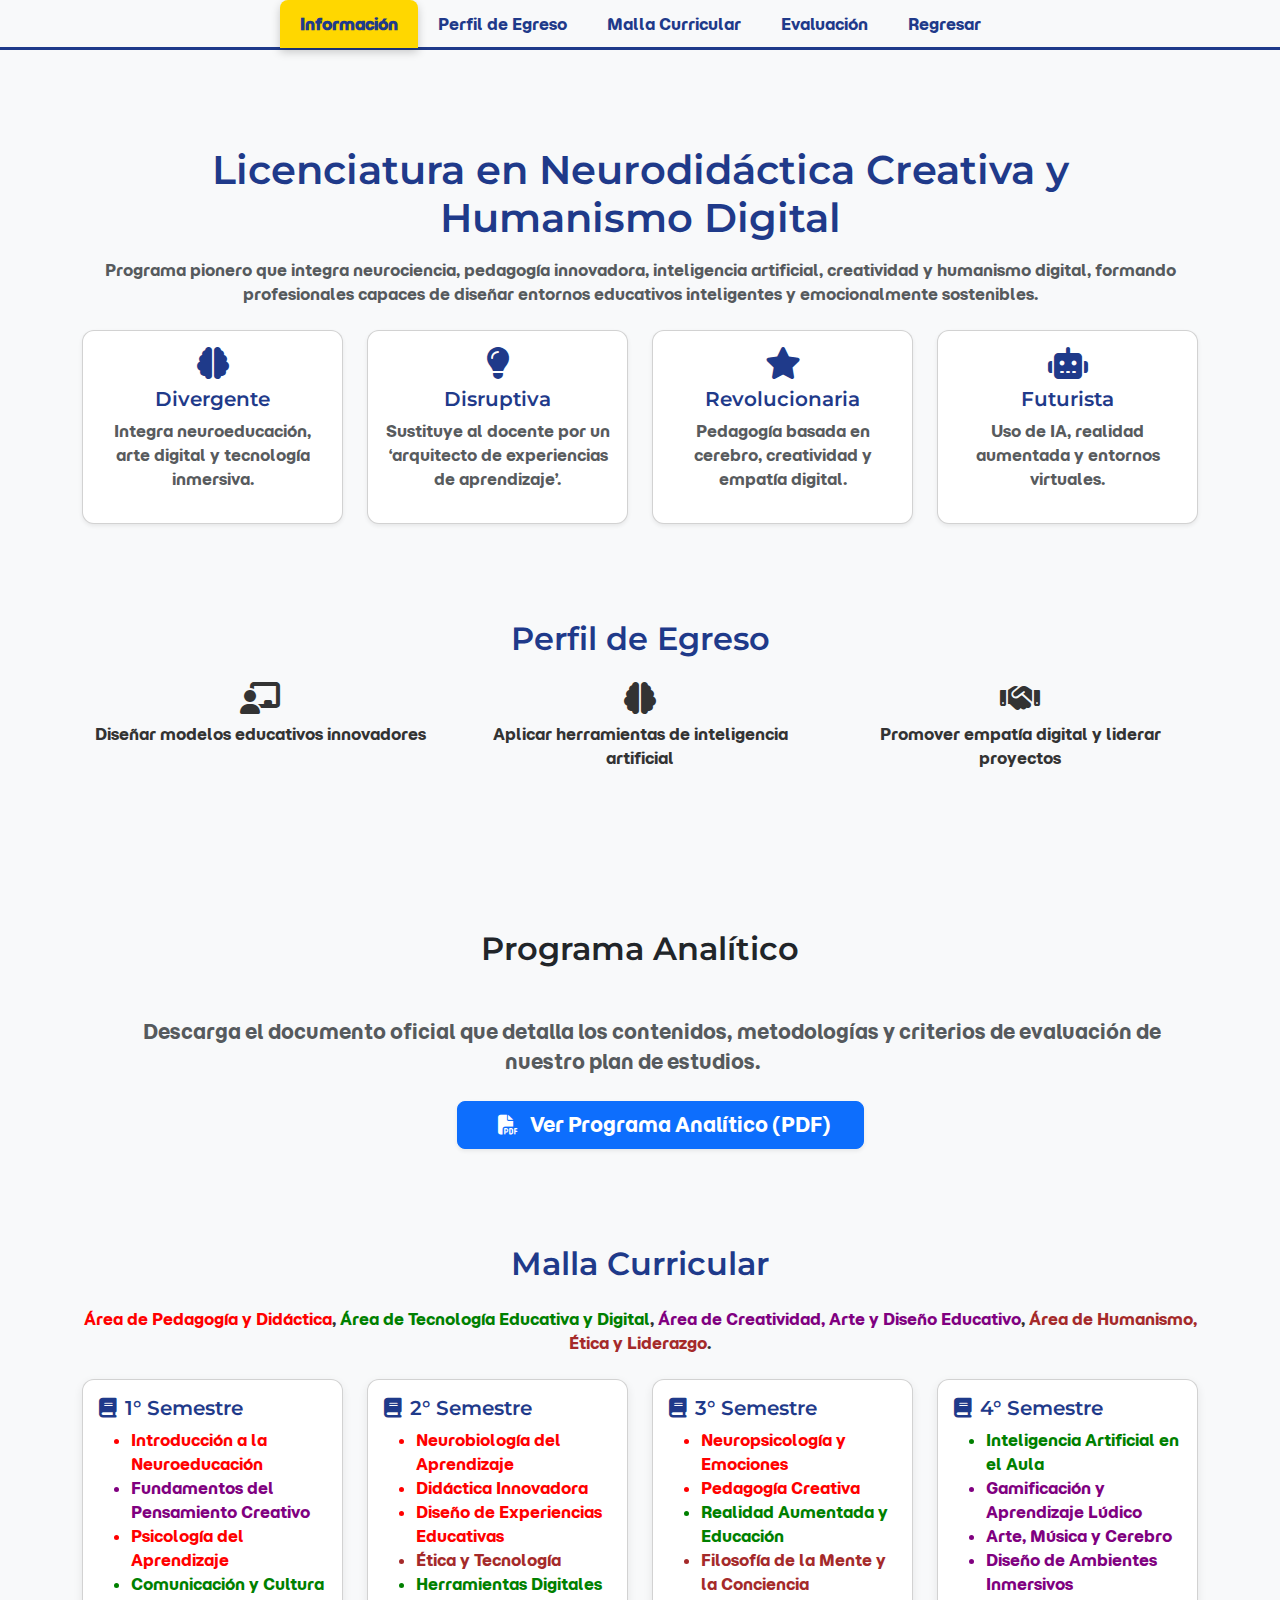
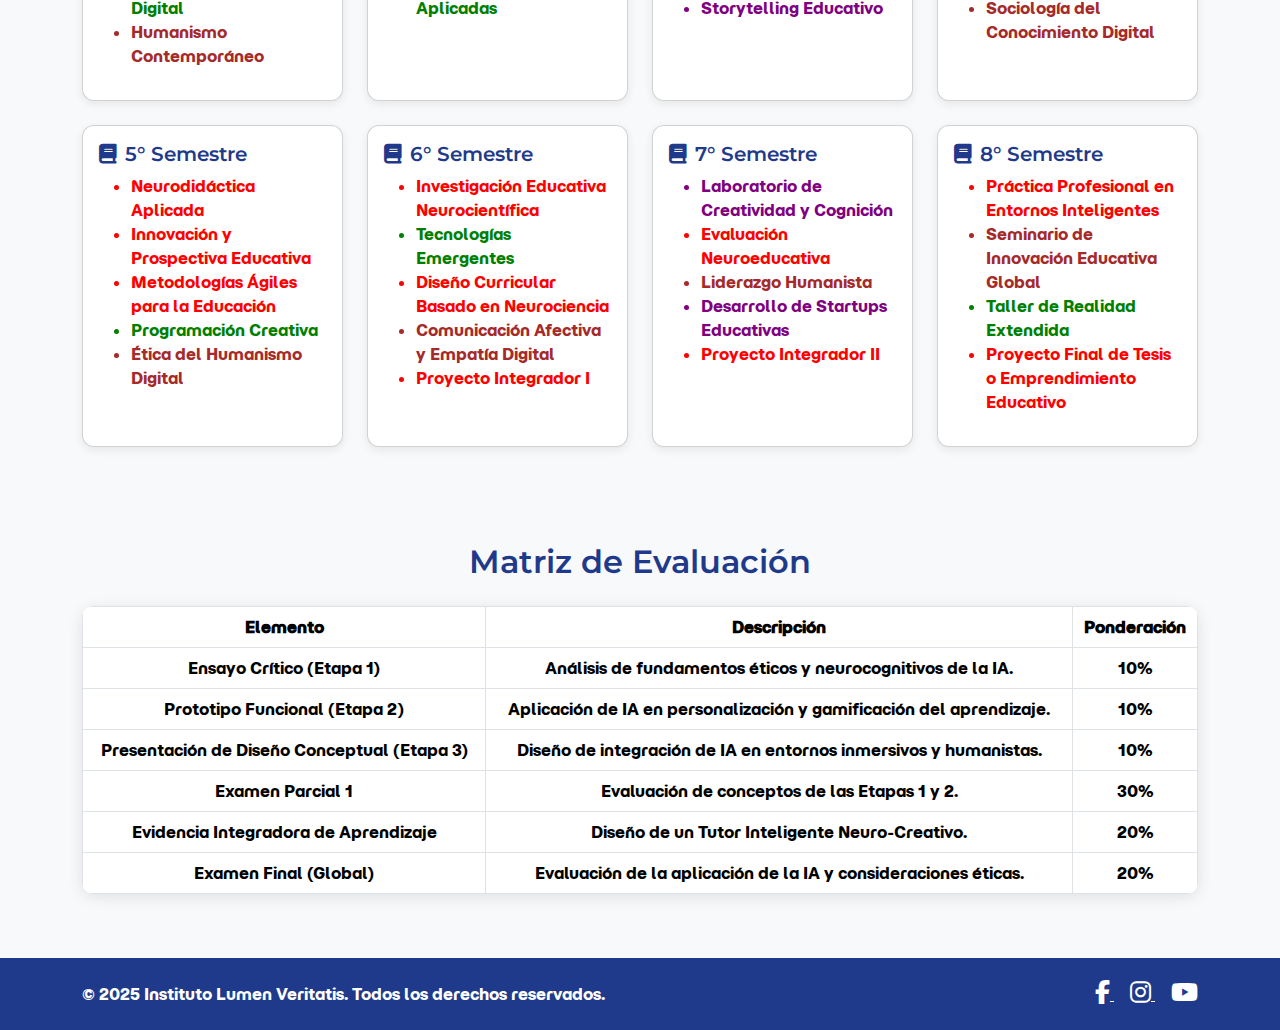
<file: detalle-carrera.html>
<!DOCTYPE html>
<html lang="es">
<head>
  <meta charset="UTF-8">
  <meta name="viewport" content="width=device-width, initial-scale=1.0">
  <title>Licenciatura Neurodidáctica Creativa y Humanismo Digital</title>
  <!-- Bootstrap CSS -->
  <link href="https://cdn.jsdelivr.net/npm/bootstrap@5.3.2/dist/css/bootstrap.min.css" rel="stylesheet">
  <!-- Font Awesome -->
  <link rel="stylesheet" href="https://cdnjs.cloudflare.com/ajax/libs/font-awesome/6.5.1/css/all.min.css">
  
  <link rel="stylesheet" href="detalle-carrera.css">
</head>
<body>

<!-- Barra de navegación tipo tabs -->
<ul class="nav nav-tabs justify-content-center mb-5">
  <li class="nav-item">
    <a class="nav-link active" aria-current="page" href="#info">Información</a>
  </li>
  <li class="nav-item">
    <a class="nav-link" href="#perfil">Perfil de Egreso</a>
  </li>
  <li class="nav-item">
    <a class="nav-link" href="#malla">Malla Curricular</a>
  </li>
  <li class="nav-item">
    <a class="nav-link" href="#evaluacion">Evaluación</a>
  </li>
  <li class="nav-item">
    <a class="nav-link" href="index.html">Regresar</a>
  </li>
</ul>

<!-- Información de la carrera -->
<section id="info" class="py-5 bg-light">
  <div class="container text-center">
    <h1 class="text-primary-custom mb-3">Licenciatura en Neurodidáctica Creativa y Humanismo Digital</h1>
    <p class="text-muted mb-4">
      Programa pionero que integra neurociencia, pedagogía innovadora, inteligencia artificial, creatividad y humanismo digital, formando profesionales capaces de diseñar entornos educativos inteligentes y emocionalmente sostenibles.
    </p>
    <div class="row g-4 text-center">
      <div class="col-md-3">
        <div class="card h-100 p-3 shadow-sm">
          <div class="card-icon"><i class="fas fa-brain"></i></div>
          <h5 class="fw-semibold">Divergente</h5>
          <p class="text-muted">Integra neuroeducación, arte digital y tecnología inmersiva.</p>
        </div>
      </div>
      <div class="col-md-3">
        <div class="card h-100 p-3 shadow-sm">
          <div class="card-icon"><i class="fas fa-lightbulb"></i></div>
          <h5 class="fw-semibold">Disruptiva</h5>
          <p class="text-muted">Sustituye al docente por un ‘arquitecto de experiencias de aprendizaje’.</p>
        </div>
      </div>
      <div class="col-md-3">
        <div class="card h-100 p-3 shadow-sm">
          <div class="card-icon"><i class="fas fa-star"></i></div>
          <h5 class="fw-semibold">Revolucionaria</h5>
          <p class="text-muted">Pedagogía basada en cerebro, creatividad y empatía digital.</p>
        </div>
      </div>
      <div class="col-md-3">
        <div class="card h-100 p-3 shadow-sm">
          <div class="card-icon"><i class="fas fa-robot"></i></div>
          <h5 class="fw-semibold">Futurista</h5>
          <p class="text-muted">Uso de IA, realidad aumentada y entornos virtuales.</p>
        </div>
      </div>
    </div>
  </div>
</section>

<!-- Perfil de egreso -->
<section id="perfil" class="py-5">
  <div class="container text-center">
    <h2 class="text-primary-custom mb-4">Perfil de Egreso</h2>
    <div class="row g-4">
      <div class="col-md-4">
        <i class="fas fa-chalkboard-teacher fa-2x text-primary-custom mb-2"></i>
        <p>Diseñar modelos educativos innovadores</p>
      </div>
      <div class="col-md-4">
        <i class="fas fa-brain fa-2x text-primary-custom mb-2"></i>
        <p>Aplicar herramientas de inteligencia artificial</p>
      </div>
      <div class="col-md-4">
        <i class="fas fa-handshake fa-2x text-primary-custom mb-2"></i>
        <p>Promover empatía digital y liderar proyectos</p>
      </div>
    </div>
  </div>
</section>

</section> 

<section id="programa-analitico" class="py-5 bg-light">
  <div class="container text-center">
    <h2 class="text-dark mb-4">Programa Analítico</h2>
    <p class="lead mb-4 text-muted">
      Descarga el documento oficial que detalla los contenidos, metodologías y criterios de evaluación de nuestro plan de estudios.
    </p>
    
        <a href="pdf/programa-analitico.pdf" target="_blank" class="btn btn-primary btn-lg shadow-sm">
      <i class="fas fa-file-pdf me-2"></i> Ver Programa Analítico (PDF)
    </a>
  </div>
</section>


<!-- Malla Curricular Completa con tarjetas -->
<section id="malla" class="py-5 bg-light">
  <div class="container">
    <h2 class="text-primary-custom mb-4 text-center">Malla Curricular</h2>
    <p class="text-center mb-4">

  <span style="color: red;">Área de Pedagogía y Didáctica</span>, 
  <span style="color: green;">Área de Tecnología Educativa y Digital</span>, 
  <span style="color: purple;">Área de Creatividad, Arte y Diseño Educativo</span>, 
  <span style="color: brown;">Área de Humanismo, Ética y Liderazgo</span>.

</p>

    <div class="row g-4">
      <!-- 1° Semestre -->
      <div class="col-md-3">
        <div class="card card-semestre p-3 h-100">
          <h5 class="text-primary-custom"><i class="fas fa-book me-2"></i>1° Semestre</h5>
          <ul>
            <li style="color: red;">Introducción a la Neuroeducación</li>
            <li style="color: purple;">Fundamentos del Pensamiento Creativo</li>
            <li style="color: red;">Psicología del Aprendizaje</li>
            <li style="color: green;">Comunicación y Cultura Digital</li>
            <li style="color: brown;">Humanismo Contemporáneo</li>
          </ul>
        </div>
      </div>
      <!-- 2° Semestre -->
      <div class="col-md-3">
        <div class="card card-semestre p-3 h-100">
          <h5 class="text-primary-custom"><i class="fas fa-book me-2"></i>2° Semestre</h5>
          <ul>
            <li style="color: red;">Neurobiología del Aprendizaje</li>
            <li style="color: red;">Didáctica Innovadora</li>
            <li style="color: red;">Diseño de Experiencias Educativas</li>
            <li style="color: brown;">Ética y Tecnología</li>
            <li style="color: green;">Herramientas Digitales Aplicadas</li>
          </ul>
        </div>
      </div>
      <!-- 3° Semestre -->
      <div class="col-md-3">
        <div class="card card-semestre p-3 h-100">
          <h5 class="text-primary-custom"><i class="fas fa-book me-2"></i>3° Semestre</h5>
          <ul>
            <li style="color: red;">Neuropsicología y Emociones</li>
            <li style="color: red;">Pedagogía Creativa</li>
            <li style="color: green;">Realidad Aumentada y Educación</li>
            <li style="color: brown;">Filosofía de la Mente y la Conciencia</li>
            <li style="color: purple;">Storytelling Educativo</li>
          </ul>
        </div>
      </div>
      <!-- 4° Semestre -->
      <div class="col-md-3">
        <div class="card card-semestre p-3 h-100">
          <h5 class="text-primary-custom"><i class="fas fa-book me-2"></i>4° Semestre</h5>
          <ul>
            <li style="color: green;">Inteligencia Artificial en el Aula</li>
            <li style="color: purple;">Gamificación y Aprendizaje Lúdico</li>
            <li style="color: purple;">Arte, Música y Cerebro</li>
            <li style="color: purple;">Diseño de Ambientes Inmersivos</li>
            <li style="color: brown;">Sociología del Conocimiento Digital</li>
          </ul>
        </div>
      </div>
      <!-- 5° Semestre -->
      <div class="col-md-3">
        <div class="card card-semestre p-3 h-100">
          <h5 class="text-primary-custom"><i class="fas fa-book me-2"></i>5° Semestre</h5>
          <ul>
            <li style="color: red;">Neurodidáctica Aplicada</li>
            <li style="color: red;">Innovación y Prospectiva Educativa</li>
            <li style="color: red;">Metodologías Ágiles para la Educación</li>
            <li style="color: green;">Programación Creativa</li>
            <li style="color: brown;">Ética del Humanismo Digital</li>
          </ul>
        </div>
      </div>
      <!-- 6° Semestre -->
      <div class="col-md-3">
        <div class="card card-semestre p-3 h-100">
          <h5 class="text-primary-custom"><i class="fas fa-book me-2"></i>6° Semestre</h5>
          <ul>
            <li style="color: red;">Investigación Educativa Neurocientífica</li>
            <li style="color: green;">Tecnologías Emergentes</li>
            <li style="color: red;">Diseño Curricular Basado en Neurociencia</li>
            <li style="color: brown;">Comunicación Afectiva y Empatía Digital</li>
            <li style="color: red;">Proyecto Integrador I</li>
          </ul>
        </div>
      </div>
      <!-- 7° Semestre -->
      <div class="col-md-3">
        <div class="card card-semestre p-3 h-100">
          <h5 class="text-primary-custom"><i class="fas fa-book me-2"></i>7° Semestre</h5>
          <ul>
            <li style="color: purple;">Laboratorio de Creatividad y Cognición</li>
            <li style="color: red;">Evaluación Neuroeducativa</li>
            <li style="color: brown;">Liderazgo Humanista</li>
            <li style="color: purple;">Desarrollo de Startups Educativas</li>
            <li style="color: red;">Proyecto Integrador II</li>
          </ul>
        </div>
      </div>
      <!-- 8° Semestre -->
      <div class="col-md-3">
        <div class="card card-semestre p-3 h-100">
          <h5 class="text-primary-custom"><i class="fas fa-book me-2"></i>8° Semestre</h5>
          <ul>
            <li style="color: red;">Práctica Profesional en Entornos Inteligentes</li>
            <li style="color: brown;">Seminario de Innovación Educativa Global</li>
            <li style="color: green;">Taller de Realidad Extendida</li>
            <li style="color: red;">Proyecto Final de Tesis o Emprendimiento Educativo</li>
          </ul>
        </div>
      </div>
    </div>
  </div>
</section>


<!-- Evaluación -->
<section id="evaluacion" class="py-5">
  <div class="container">
    <h2 class="text-primary-custom mb-4 text-center">Matriz de Evaluación</h2>
    <table class="table table-bordered text-center">
      <thead>
        <tr>
          <th>Elemento</th>
          <th>Descripción</th>
          <th>Ponderación</th>
        </tr>
      </thead>
      <tbody>
        <tr>
          <td>Ensayo Crítico (Etapa 1)</td>
          <td>Análisis de fundamentos éticos y neurocognitivos de la IA.</td>
          <td>10%</td>
        </tr>
        <tr>
          <td>Prototipo Funcional (Etapa 2)</td>
          <td>Aplicación de IA en personalización y gamificación del aprendizaje.</td>
          <td>10%</td>
        </tr>
        <tr>
          <td>Presentación de Diseño Conceptual (Etapa 3)</td>
          <td>Diseño de integración de IA en entornos inmersivos y humanistas.</td>
          <td>10%</td>
        </tr>
        <tr>
          <td>Examen Parcial 1</td>
          <td>Evaluación de conceptos de las Etapas 1 y 2.</td>
          <td>30%</td>
        </tr>
        <tr>
          <td>Evidencia Integradora de Aprendizaje</td>
          <td>Diseño de un Tutor Inteligente Neuro-Creativo.</td>
          <td>20%</td>
        </tr>
        <tr>
          <td>Examen Final (Global)</td>
          <td>Evaluación de la aplicación de la IA y consideraciones éticas.</td>
          <td>20%</td>
        </tr>
      </tbody>
    </table>
  </div>
</section>

<footer class="bg-primary-custom text-white py-4">
  <div class="container d-flex flex-column flex-md-row justify-content-between align-items-center">
    
    <!-- Derechos reservados -->
    <div class="mb-3 mb-md-0">
      &copy; 2025 Instituto Lumen Veritatis. Todos los derechos reservados.
    </div>

    <!-- Redes sociales -->
    <div>
      <a href="https://www.facebook.com/share/1RgCo49za9/" target="_blank" class="social-icon text-white me-3">
        <i class="fab fa-facebook-f fa-lg"></i>
      </a>
      <a href="https://www.instagram.com/" target="_blank" class="social-icon text-white me-3">
        <i class="fab fa-instagram fa-lg"></i>
      </a>
      <a href="https://www.youtube.com/" target="_blank" class="social-icon text-white">
        <i class="fab fa-youtube fa-lg"></i>
      </a>
    </div>
  </div>
</footer>

<!-- Bootstrap JS Bundle -->

<script src="https://cdn.jsdelivr.net/npm/bootstrap@5.3.2/dist/js/bootstrap.bundle.min.js"></script>
</body>
</html>
</file>
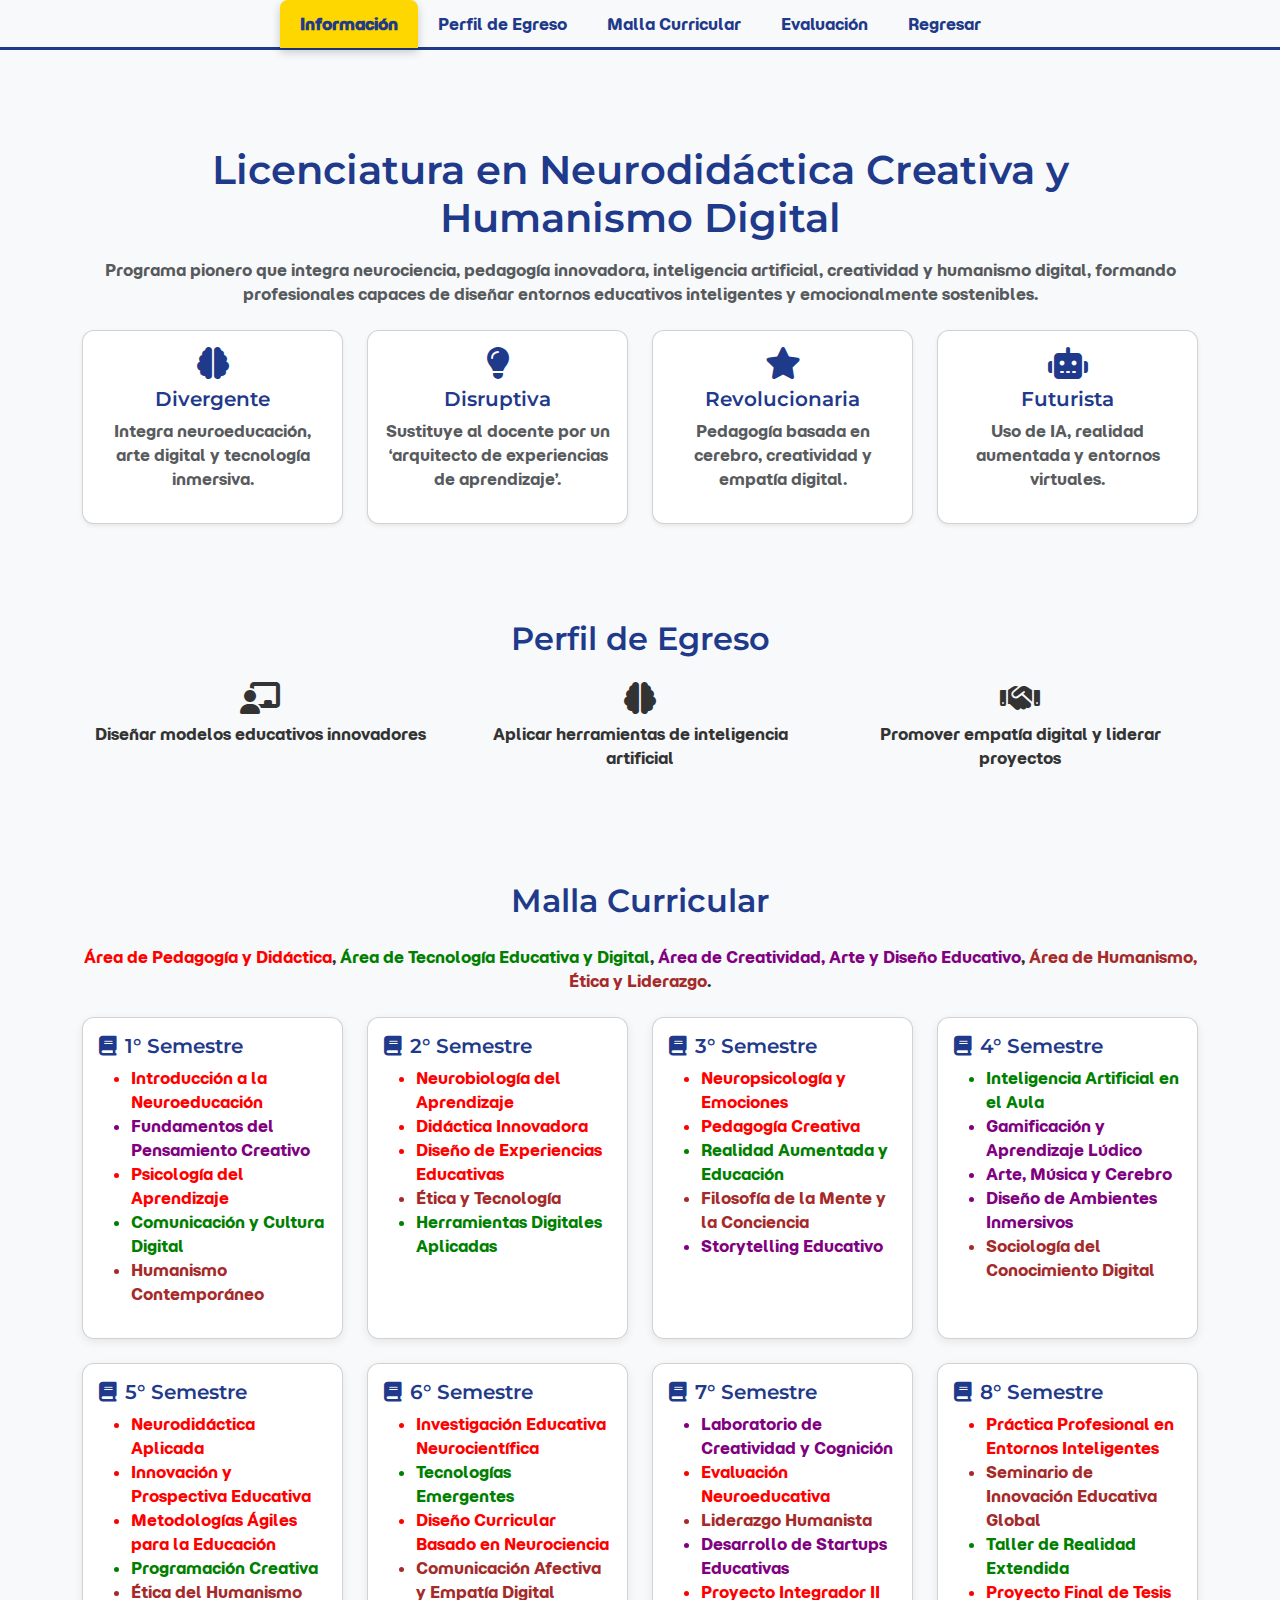
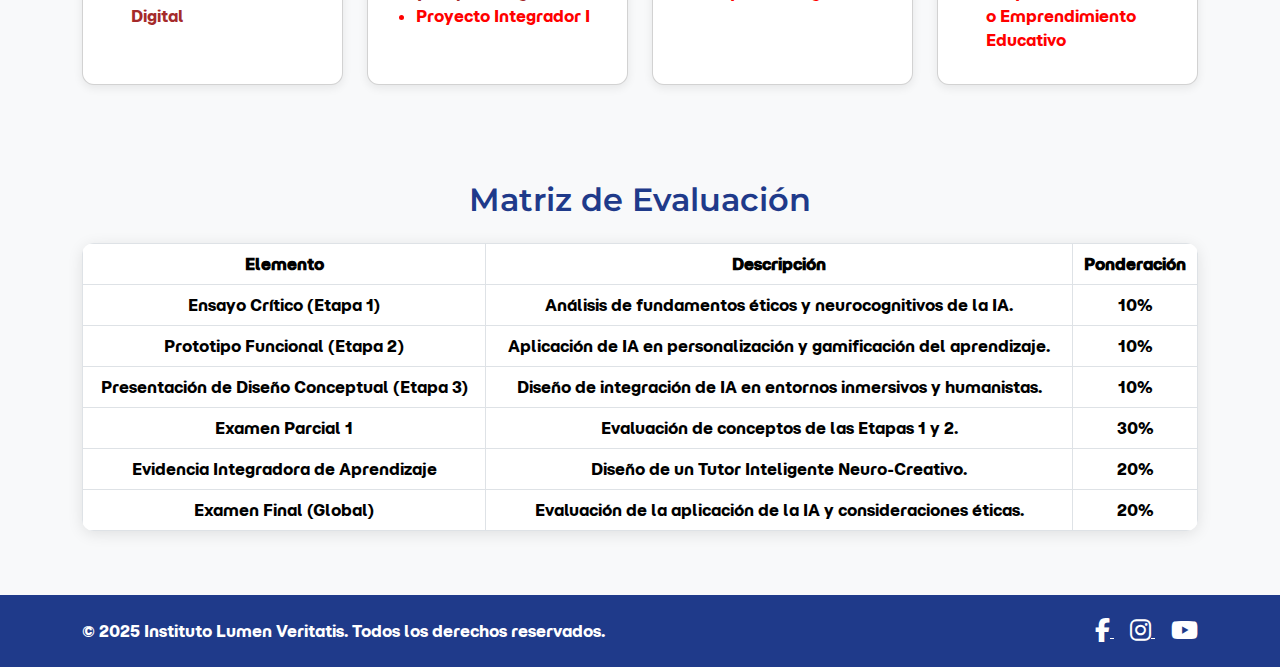
<file: Instituto-Lumen-Veritatis-main/detalle-carrera.html>
<!DOCTYPE html>
<html lang="es">
<head>
  <meta charset="UTF-8">
  <meta name="viewport" content="width=device-width, initial-scale=1.0">
  <title>Licenciatura Neurodidáctica Creativa y Humanismo Digital</title>
  <!-- Bootstrap CSS -->
  <link href="https://cdn.jsdelivr.net/npm/bootstrap@5.3.2/dist/css/bootstrap.min.css" rel="stylesheet">
  <!-- Font Awesome -->
  <link rel="stylesheet" href="https://cdnjs.cloudflare.com/ajax/libs/font-awesome/6.5.1/css/all.min.css">
  
  <link rel="stylesheet" href="detalle-carrera.css">
</head>
<body>

<!-- Barra de navegación tipo tabs -->
<ul class="nav nav-tabs justify-content-center mb-5">
  <li class="nav-item">
    <a class="nav-link active" aria-current="page" href="#info">Información</a>
  </li>
  <li class="nav-item">
    <a class="nav-link" href="#perfil">Perfil de Egreso</a>
  </li>
  <li class="nav-item">
    <a class="nav-link" href="#malla">Malla Curricular</a>
  </li>
  <li class="nav-item">
    <a class="nav-link" href="#evaluacion">Evaluación</a>
  </li>
  <li class="nav-item">
    <a class="nav-link" href="index.html">Regresar</a>
  </li>
</ul>

<!-- Información de la carrera -->
<section id="info" class="py-5 bg-light">
  <div class="container text-center">
    <h1 class="text-primary-custom mb-3">Licenciatura en Neurodidáctica Creativa y Humanismo Digital</h1>
    <p class="text-muted mb-4">
      Programa pionero que integra neurociencia, pedagogía innovadora, inteligencia artificial, creatividad y humanismo digital, formando profesionales capaces de diseñar entornos educativos inteligentes y emocionalmente sostenibles.
    </p>
    <div class="row g-4 text-center">
      <div class="col-md-3">
        <div class="card h-100 p-3 shadow-sm">
          <div class="card-icon"><i class="fas fa-brain"></i></div>
          <h5 class="fw-semibold">Divergente</h5>
          <p class="text-muted">Integra neuroeducación, arte digital y tecnología inmersiva.</p>
        </div>
      </div>
      <div class="col-md-3">
        <div class="card h-100 p-3 shadow-sm">
          <div class="card-icon"><i class="fas fa-lightbulb"></i></div>
          <h5 class="fw-semibold">Disruptiva</h5>
          <p class="text-muted">Sustituye al docente por un ‘arquitecto de experiencias de aprendizaje’.</p>
        </div>
      </div>
      <div class="col-md-3">
        <div class="card h-100 p-3 shadow-sm">
          <div class="card-icon"><i class="fas fa-star"></i></div>
          <h5 class="fw-semibold">Revolucionaria</h5>
          <p class="text-muted">Pedagogía basada en cerebro, creatividad y empatía digital.</p>
        </div>
      </div>
      <div class="col-md-3">
        <div class="card h-100 p-3 shadow-sm">
          <div class="card-icon"><i class="fas fa-robot"></i></div>
          <h5 class="fw-semibold">Futurista</h5>
          <p class="text-muted">Uso de IA, realidad aumentada y entornos virtuales.</p>
        </div>
      </div>
    </div>
  </div>
</section>

<!-- Perfil de egreso -->
<section id="perfil" class="py-5">
  <div class="container text-center">
    <h2 class="text-primary-custom mb-4">Perfil de Egreso</h2>
    <div class="row g-4">
      <div class="col-md-4">
        <i class="fas fa-chalkboard-teacher fa-2x text-primary-custom mb-2"></i>
        <p>Diseñar modelos educativos innovadores</p>
      </div>
      <div class="col-md-4">
        <i class="fas fa-brain fa-2x text-primary-custom mb-2"></i>
        <p>Aplicar herramientas de inteligencia artificial</p>
      </div>
      <div class="col-md-4">
        <i class="fas fa-handshake fa-2x text-primary-custom mb-2"></i>
        <p>Promover empatía digital y liderar proyectos</p>
      </div>
    </div>
  </div>
</section>


<!-- Malla Curricular Completa con tarjetas -->
<section id="malla" class="py-5 bg-light">
  <div class="container">
    <h2 class="text-primary-custom mb-4 text-center">Malla Curricular</h2>
    <p class="text-center mb-4">

  <span style="color: red;">Área de Pedagogía y Didáctica</span>, 
  <span style="color: green;">Área de Tecnología Educativa y Digital</span>, 
  <span style="color: purple;">Área de Creatividad, Arte y Diseño Educativo</span>, 
  <span style="color: brown;">Área de Humanismo, Ética y Liderazgo</span>.

</p>

    <div class="row g-4">
      <!-- 1° Semestre -->
      <div class="col-md-3">
        <div class="card card-semestre p-3 h-100">
          <h5 class="text-primary-custom"><i class="fas fa-book me-2"></i>1° Semestre</h5>
          <ul>
            <li style="color: red;">Introducción a la Neuroeducación</li>
            <li style="color: purple;">Fundamentos del Pensamiento Creativo</li>
            <li style="color: red;">Psicología del Aprendizaje</li>
            <li style="color: green;">Comunicación y Cultura Digital</li>
            <li style="color: brown;">Humanismo Contemporáneo</li>
          </ul>
        </div>
      </div>
      <!-- 2° Semestre -->
      <div class="col-md-3">
        <div class="card card-semestre p-3 h-100">
          <h5 class="text-primary-custom"><i class="fas fa-book me-2"></i>2° Semestre</h5>
          <ul>
            <li style="color: red;">Neurobiología del Aprendizaje</li>
            <li style="color: red;">Didáctica Innovadora</li>
            <li style="color: red;">Diseño de Experiencias Educativas</li>
            <li style="color: brown;">Ética y Tecnología</li>
            <li style="color: green;">Herramientas Digitales Aplicadas</li>
          </ul>
        </div>
      </div>
      <!-- 3° Semestre -->
      <div class="col-md-3">
        <div class="card card-semestre p-3 h-100">
          <h5 class="text-primary-custom"><i class="fas fa-book me-2"></i>3° Semestre</h5>
          <ul>
            <li style="color: red;">Neuropsicología y Emociones</li>
            <li style="color: red;">Pedagogía Creativa</li>
            <li style="color: green;">Realidad Aumentada y Educación</li>
            <li style="color: brown;">Filosofía de la Mente y la Conciencia</li>
            <li style="color: purple;">Storytelling Educativo</li>
          </ul>
        </div>
      </div>
      <!-- 4° Semestre -->
      <div class="col-md-3">
        <div class="card card-semestre p-3 h-100">
          <h5 class="text-primary-custom"><i class="fas fa-book me-2"></i>4° Semestre</h5>
          <ul>
            <li style="color: green;">Inteligencia Artificial en el Aula</li>
            <li style="color: purple;">Gamificación y Aprendizaje Lúdico</li>
            <li style="color: purple;">Arte, Música y Cerebro</li>
            <li style="color: purple;">Diseño de Ambientes Inmersivos</li>
            <li style="color: brown;">Sociología del Conocimiento Digital</li>
          </ul>
        </div>
      </div>
      <!-- 5° Semestre -->
      <div class="col-md-3">
        <div class="card card-semestre p-3 h-100">
          <h5 class="text-primary-custom"><i class="fas fa-book me-2"></i>5° Semestre</h5>
          <ul>
            <li style="color: red;">Neurodidáctica Aplicada</li>
            <li style="color: red;">Innovación y Prospectiva Educativa</li>
            <li style="color: red;">Metodologías Ágiles para la Educación</li>
            <li style="color: green;">Programación Creativa</li>
            <li style="color: brown;">Ética del Humanismo Digital</li>
          </ul>
        </div>
      </div>
      <!-- 6° Semestre -->
      <div class="col-md-3">
        <div class="card card-semestre p-3 h-100">
          <h5 class="text-primary-custom"><i class="fas fa-book me-2"></i>6° Semestre</h5>
          <ul>
            <li style="color: red;">Investigación Educativa Neurocientífica</li>
            <li style="color: green;">Tecnologías Emergentes</li>
            <li style="color: red;">Diseño Curricular Basado en Neurociencia</li>
            <li style="color: brown;">Comunicación Afectiva y Empatía Digital</li>
            <li style="color: red;">Proyecto Integrador I</li>
          </ul>
        </div>
      </div>
      <!-- 7° Semestre -->
      <div class="col-md-3">
        <div class="card card-semestre p-3 h-100">
          <h5 class="text-primary-custom"><i class="fas fa-book me-2"></i>7° Semestre</h5>
          <ul>
            <li style="color: purple;">Laboratorio de Creatividad y Cognición</li>
            <li style="color: red;">Evaluación Neuroeducativa</li>
            <li style="color: brown;">Liderazgo Humanista</li>
            <li style="color: purple;">Desarrollo de Startups Educativas</li>
            <li style="color: red;">Proyecto Integrador II</li>
          </ul>
        </div>
      </div>
      <!-- 8° Semestre -->
      <div class="col-md-3">
        <div class="card card-semestre p-3 h-100">
          <h5 class="text-primary-custom"><i class="fas fa-book me-2"></i>8° Semestre</h5>
          <ul>
            <li style="color: red;">Práctica Profesional en Entornos Inteligentes</li>
            <li style="color: brown;">Seminario de Innovación Educativa Global</li>
            <li style="color: green;">Taller de Realidad Extendida</li>
            <li style="color: red;">Proyecto Final de Tesis o Emprendimiento Educativo</li>
          </ul>
        </div>
      </div>
    </div>
  </div>
</section>


<!-- Evaluación -->
<section id="evaluacion" class="py-5">
  <div class="container">
    <h2 class="text-primary-custom mb-4 text-center">Matriz de Evaluación</h2>
    <table class="table table-bordered text-center">
      <thead>
        <tr>
          <th>Elemento</th>
          <th>Descripción</th>
          <th>Ponderación</th>
        </tr>
      </thead>
      <tbody>
        <tr>
          <td>Ensayo Crítico (Etapa 1)</td>
          <td>Análisis de fundamentos éticos y neurocognitivos de la IA.</td>
          <td>10%</td>
        </tr>
        <tr>
          <td>Prototipo Funcional (Etapa 2)</td>
          <td>Aplicación de IA en personalización y gamificación del aprendizaje.</td>
          <td>10%</td>
        </tr>
        <tr>
          <td>Presentación de Diseño Conceptual (Etapa 3)</td>
          <td>Diseño de integración de IA en entornos inmersivos y humanistas.</td>
          <td>10%</td>
        </tr>
        <tr>
          <td>Examen Parcial 1</td>
          <td>Evaluación de conceptos de las Etapas 1 y 2.</td>
          <td>30%</td>
        </tr>
        <tr>
          <td>Evidencia Integradora de Aprendizaje</td>
          <td>Diseño de un Tutor Inteligente Neuro-Creativo.</td>
          <td>20%</td>
        </tr>
        <tr>
          <td>Examen Final (Global)</td>
          <td>Evaluación de la aplicación de la IA y consideraciones éticas.</td>
          <td>20%</td>
        </tr>
      </tbody>
    </table>
  </div>
</section>

<footer class="bg-primary-custom text-white py-4">
  <div class="container d-flex flex-column flex-md-row justify-content-between align-items-center">
    
    <!-- Derechos reservados -->
    <div class="mb-3 mb-md-0">
      &copy; 2025 Instituto Lumen Veritatis. Todos los derechos reservados.
    </div>

    <!-- Redes sociales -->
    <div>
      <a href="https://www.facebook.com/share/1RgCo49za9/" target="_blank" class="social-icon text-white me-3">
        <i class="fab fa-facebook-f fa-lg"></i>
      </a>
      <a href="https://www.instagram.com/" target="_blank" class="social-icon text-white me-3">
        <i class="fab fa-instagram fa-lg"></i>
      </a>
      <a href="https://www.youtube.com/" target="_blank" class="social-icon text-white">
        <i class="fab fa-youtube fa-lg"></i>
      </a>
    </div>
  </div>
</footer>

<!-- Bootstrap JS Bundle -->

<script src="https://cdn.jsdelivr.net/npm/bootstrap@5.3.2/dist/js/bootstrap.bundle.min.js"></script>
</body>
</html>
</file>
<file: detalle-carrera.css>
/* ==============================
   FUENTES
============================== */
@import url('https://fonts.googleapis.com/css2?family=Momo+Trust+Display&family=Montserrat:ital,wght@0,100..900;1,100..900&display=swap');

/* ==============================
   VARIABLES DE COLOR
============================== */
:root {
  --azul-institucional: #1F3A8A;
  --dorado-institucional: #FFD700;
  --gris-claro: #f8f9fa;
}

/* ==============================
   BODY
============================== */
body {
  font-family: 'Momo Trust Display', 'Montserrat', sans-serif;
  color: #333;
  background-color: var(--gris-claro);
}

/* ==============================
   TITULOS
============================== */
h1, h2, h3, h4, h5 {
  font-family: 'Montserrat', sans-serif;
  font-weight: 600;
  color: var(--azul-institucional);
}

/* ==============================
   NAV TABS
============================== */
.nav-tabs {
  border-bottom: 3px solid var(--azul-institucional);
}

.nav-tabs .nav-link {
  font-weight: 500;
  color: var(--azul-institucional);
  transition: 0.3s;
  border: none;
  padding: 0.75rem 1.25rem;
  border-radius: 0.5rem 0.5rem 0 0;
}

.nav-tabs .nav-link:hover {
  background-color: var(--azul-institucional);
  color: #fff;
}

.nav-tabs .nav-link.active {
  background-color: var(--dorado-institucional);
  color: var(--azul-institucional);
  font-weight: 700;
  box-shadow: 0 4px 10px rgba(0,0,0,0.2);
}

/* ==============================
   TARJETAS
============================== */
.card, .card-semestre {
  border-radius: 12px;
  transition: transform 0.3s, box-shadow 0.3s;
  box-shadow: 0 3px 10px rgba(0,0,0,0.08);
}

.card:hover, .card-semestre:hover {
  transform: translateY(-5px);
  box-shadow: 0 8px 25px rgba(0,0,0,0.2);
}

.card-icon i {
  font-size: 2rem;
  color: var(--azul-institucional);
  margin-bottom: 0.5rem;
}

/* ==============================
   BOTONES
============================== */
.btn-primary-custom {
  background-color: var(--azul-institucional);
  color: #fff;
  font-weight: 600;
  border-radius: 8px;
  padding: 0.65rem 1.5rem;
  border: none;
  transition: all 0.3s;
}

.btn-primary-custom:hover {
  background-color: var(--dorado-institucional);
  color: #000;
  transform: translateY(-2px);
}

/* ==============================
   PERFIL EGRESO
============================== */
#perfil i {
  transition: transform 0.3s, color 0.3s;
}

#perfil i:hover {
  color: var(--dorado-institucional);
  transform: scale(1.2);
}

/* ==============================
   TABLAS
============================== */
table {
  border-radius: 12px;
  overflow: hidden;
  box-shadow: 0 3px 15px rgba(0,0,0,0.1);
}

table th {
  background-color: var(--azul-institucional);
  color: #fff;
}

table td, table th {
  padding: 0.75rem 1rem;
  text-align: center;
}

/* ==============================
   FOOTER
============================== */
footer {
  background-color: var(--azul-institucional);
  color: #fff;
  padding: 2rem 1rem;
  text-align: center;
}

footer a {
  color: #fff;
  transition: color 0.3s;
}

footer a:hover {
  color: var(--dorado-institucional);
}

/* ==============================
   REDES SOCIALES
============================== */
.social-icon i {
  font-size: 1.5rem;
  transition: color 0.3s, transform 0.3s;
}

.social-icon:hover i {
  color: var(--dorado-institucional);
  transform: scale(1.2);
}

/* ==============================
   RESPONSIVE
============================== */
@media (max-width: 576px) {
  h1 {
    font-size: 1.5rem;
  }
  .btn-primary-custom {
    padding: 0.5rem 1rem;
    font-size: 0.9rem;
  }
  .card, .card-semestre {
    margin-bottom: 1rem;
  }
}
</file>
<file: Instituto-Lumen-Veritatis-main/detalle-carrera.css>
/* ==============================
   FUENTES
============================== */
@import url('https://fonts.googleapis.com/css2?family=Momo+Trust+Display&family=Montserrat:ital,wght@0,100..900;1,100..900&display=swap');

/* ==============================
   VARIABLES DE COLOR
============================== */
:root {
  --azul-institucional: #1F3A8A;
  --dorado-institucional: #FFD700;
  --gris-claro: #f8f9fa;
}

/* ==============================
   BODY
============================== */
body {
  font-family: 'Momo Trust Display', 'Montserrat', sans-serif;
  color: #333;
  background-color: var(--gris-claro);
}

/* ==============================
   TITULOS
============================== */
h1, h2, h3, h4, h5 {
  font-family: 'Montserrat', sans-serif;
  font-weight: 600;
  color: var(--azul-institucional);
}

/* ==============================
   NAV TABS
============================== */
.nav-tabs {
  border-bottom: 3px solid var(--azul-institucional);
}

.nav-tabs .nav-link {
  font-weight: 500;
  color: var(--azul-institucional);
  transition: 0.3s;
  border: none;
  padding: 0.75rem 1.25rem;
  border-radius: 0.5rem 0.5rem 0 0;
}

.nav-tabs .nav-link:hover {
  background-color: var(--azul-institucional);
  color: #fff;
}

.nav-tabs .nav-link.active {
  background-color: var(--dorado-institucional);
  color: var(--azul-institucional);
  font-weight: 700;
  box-shadow: 0 4px 10px rgba(0,0,0,0.2);
}

/* ==============================
   TARJETAS
============================== */
.card, .card-semestre {
  border-radius: 12px;
  transition: transform 0.3s, box-shadow 0.3s;
  box-shadow: 0 3px 10px rgba(0,0,0,0.08);
}

.card:hover, .card-semestre:hover {
  transform: translateY(-5px);
  box-shadow: 0 8px 25px rgba(0,0,0,0.2);
}

.card-icon i {
  font-size: 2rem;
  color: var(--azul-institucional);
  margin-bottom: 0.5rem;
}

/* ==============================
   BOTONES
============================== */
.btn-primary-custom {
  background-color: var(--azul-institucional);
  color: #fff;
  font-weight: 600;
  border-radius: 8px;
  padding: 0.65rem 1.5rem;
  border: none;
  transition: all 0.3s;
}

.btn-primary-custom:hover {
  background-color: var(--dorado-institucional);
  color: #000;
  transform: translateY(-2px);
}

/* ==============================
   PERFIL EGRESO
============================== */
#perfil i {
  transition: transform 0.3s, color 0.3s;
}

#perfil i:hover {
  color: var(--dorado-institucional);
  transform: scale(1.2);
}

/* ==============================
   TABLAS
============================== */
table {
  border-radius: 12px;
  overflow: hidden;
  box-shadow: 0 3px 15px rgba(0,0,0,0.1);
}

table th {
  background-color: var(--azul-institucional);
  color: #fff;
}

table td, table th {
  padding: 0.75rem 1rem;
  text-align: center;
}

/* ==============================
   FOOTER
============================== */
footer {
  background-color: var(--azul-institucional);
  color: #fff;
  padding: 2rem 1rem;
  text-align: center;
}

footer a {
  color: #fff;
  transition: color 0.3s;
}

footer a:hover {
  color: var(--dorado-institucional);
}

/* ==============================
   REDES SOCIALES
============================== */
.social-icon i {
  font-size: 1.5rem;
  transition: color 0.3s, transform 0.3s;
}

.social-icon:hover i {
  color: var(--dorado-institucional);
  transform: scale(1.2);
}

/* ==============================
   RESPONSIVE
============================== */
@media (max-width: 576px) {
  h1 {
    font-size: 1.5rem;
  }
  .btn-primary-custom {
    padding: 0.5rem 1rem;
    font-size: 0.9rem;
  }
  .card, .card-semestre {
    margin-bottom: 1rem;
  }
}
</file>
